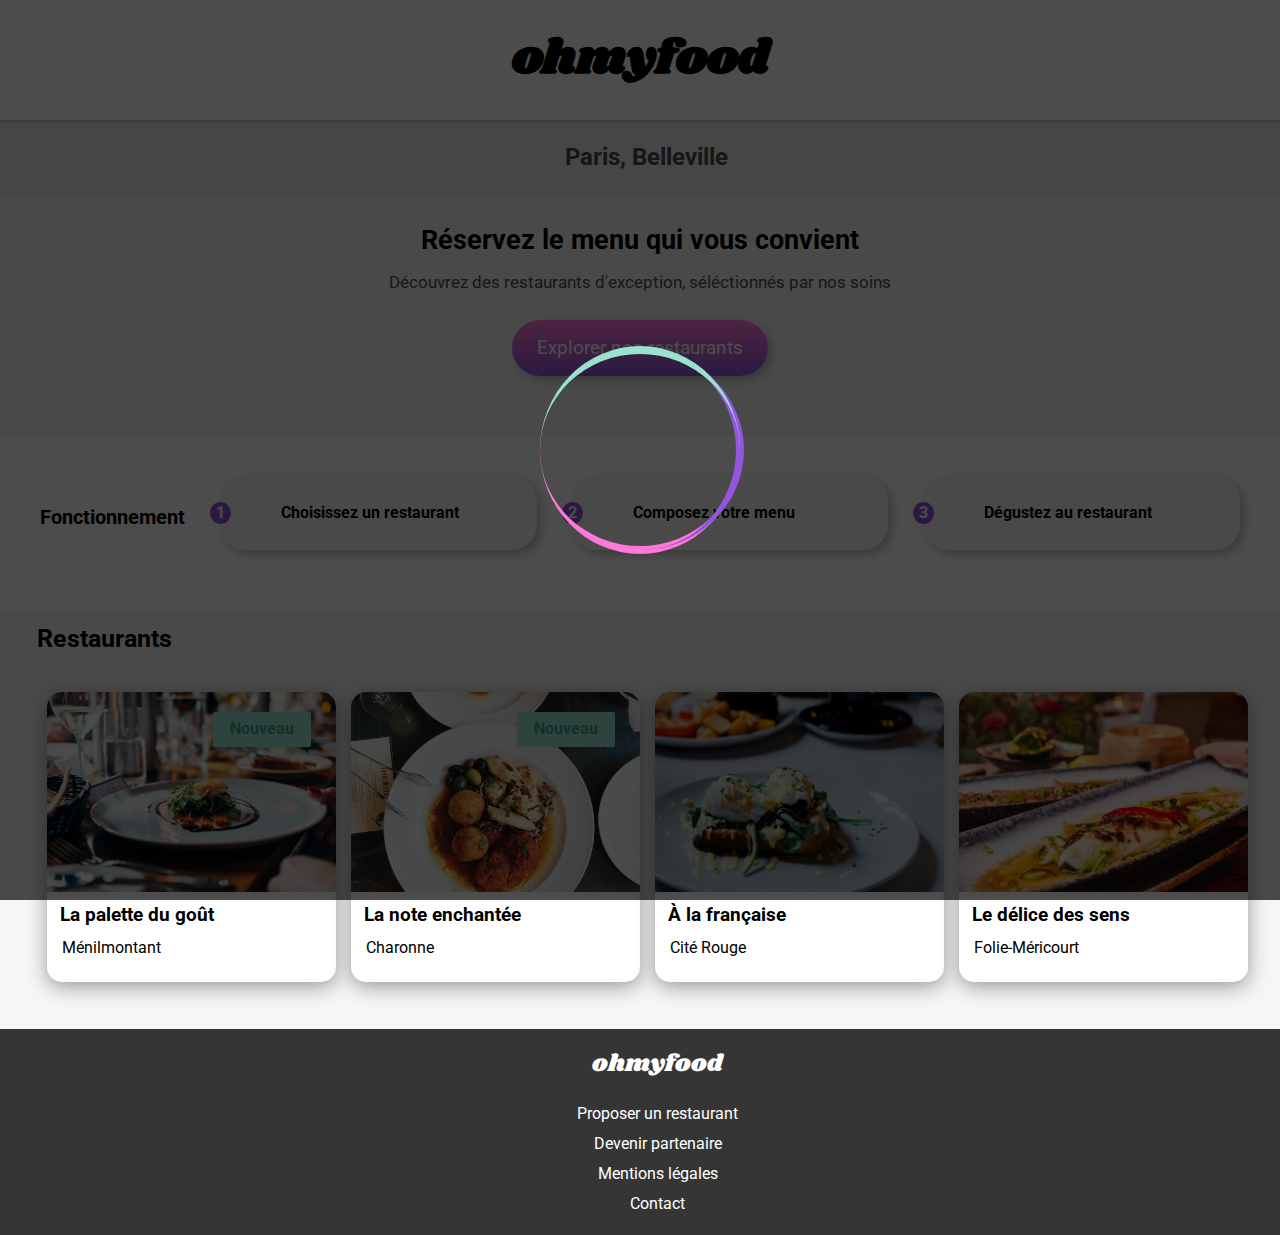
<file: Index.html>
<!DOCTYPE html>
<html lang="fr">
<head>
    <meta charset="UTF-8">
    <meta http-equiv="X-UA-Compatible" content="IE=edge">
    <meta name="viewport" content="width=device-width, initial-scale=1.0">
    <link rel="stylesheet" href="https://cdnjs.cloudflare.com/ajax/libs/font-awesome/5.10.2/css/all.min.css" integrity="sha512-u7ppO4TLg4v6EY8yQ6T6d66inT0daGyTodAi6ycbw9+/AU8KMLAF7Z7YGKPMRA96v7t+c7O1s6YCTGkok6p9ZA==" crossorigin="anonymous" referrerpolicy="no-referrer" />
    <title>ohmyfood</title>
    <link rel="stylesheet" href="normalize.css">
    <link rel="stylesheet" href="style.css">
    <link rel="stylesheet" href="media-index.css">  
</head>
<body>
    <div class="loader">
        <div class="circle"></div>
        <div class="circle"></div>
        <div class="circle"></div>
    </div>    
    <header>
        <h1>ohmyfood</h1>
        <div class="headerFirstBlock">
            <i class="fa fa-map-marker-alt" aria-hidden="true"></i>
            <p>Paris, Belleville</p>
         </div>
         <div class="HeaderSecondBlock">
            <h3>Réservez le menu qui vous convient
        </h3>
        <p>Découvrez des restaurants d'exception, séléctionnés par nos soins</p>
        <button>Explorer nos restaurants</button>
    </div>
    </header>
    <section class="functioning">
        <h3>Fonctionnement</h3>
        <div>
            <p class="number">1</p>
            <i class="fa fa-mobile-alt" aria-hidden="true"></i>
            <p>Choisissez un restaurant</p>
         </div>
        <div>
            <p class="number">2</p>
            <i class="fa fa-list-ul" aria-hidden="true"></i>
            <p>Composez votre menu</p>
         </div>
        <div>
            <p class="number">3</p>
            <i class="fas fa-store" aria-hidden="true"></i>
            <p>Dégustez au restaurant</p>
        </div>
    </section>
    <main>
        <section class="restaurants">
            <h3 class="titleRestaurants">Restaurants</h3>
            <article class="card">
                <div class="new">Nouveau</div>
                <div class="card-image">
                    <a href="page2.html"><img src="images/jay-wennington-N_Y88TWmGwA-unsplash.jpg" alt="La palette du goût,restaurant"></a>
                </div>
                <div class="card-body">
                    <div class="card-title">
                        <h3>La palette du goût</h3>
                    </div>
                <div class="card-text">
                    <p>Ménilmontant</p>
                </div>
                <div class="card-icon">
                    <input type="checkbox">
                    <i class="fas fa-heart" aria-hidden="true"></i>
                    <i class="far fa-heart" aria-hidden="true"></i>
                </div>
                </div>
            </article>
            <article class="card">
                <div class="new">Nouveau</div>
                <div class="card-image">
                    <a href="page3.html"><img src="images/stil-u2Lp8tXIcjw-unsplash.jpg" alt="La note enchantée,restaurant"></a>
                </div>
                <div class="card-body">
                    <div class="card-title">
                        <h3>La note enchantée</h3>
                    </div>
                <div class="card-text">
                    <p>Charonne</p>
                </div>
                <div class="card-icon">
                    <input type="checkbox">
                    <i class="fas fa-heart" aria-hidden="true"></i>
                    <i class="far fa-heart" aria-hidden="true"></i>
                </div>
                </div>
            </article>
            <article class="card">
                <div class="card-image">
                    <a href="page4.html"><img src="images/toa-heftiba-DQKerTsQwi0-unsplash.jpg" alt="À la française,restaurant"></a>
                </div>
                <div class="card-body">
                    <div class="card-title">
                        <h3>À la française</h3>
                    </div>
                <div class="card-text">
                    <p>Cité Rouge</p>
                </div>
                <div class="card-icon">
                    <input type="checkbox">
                    <i class="fas fa-heart" aria-hidden="true"></i>
                    <i class="far fa-heart" aria-hidden="true"></i>
                </div>
                </div>
            </article>
            <article class="card">
                <div class="card-image">
                    <a href="page5.html"><img src="images/louis-hansel-shotsoflouis-qNBGVyOCY8Q-unsplash.jpg" alt="Le délice des sens,restaurant"></a>
                </div>
                <div class="card-body">
                    <div class="card-title">
                        <h3>Le délice des sens</h3>
                    </div>
                <div class="card-text">
                    <p>Folie-Méricourt</p>
                </div>
                <div class="card-icon">
                    <input type="checkbox">
                    <i class="fas fa-heart" aria-hidden="true"></i>
                    <i class="far fa-heart" aria-hidden="true"></i>
                </div>
                </div>
            </article>
        </section>
    </main>
    <footer>
        <div><h2 class="Logo">ohmyfood</h2>
        <ul>
            <li><a href="#"><i class="fas fa-utensils" aria-hidden="true"></i>
            Proposer un restaurant</a></li>
            <li><a href="#"><i class="fas fa-hands-helping" aria-hidden="true"></i>
            Devenir partenaire</a></li>
            <li><a href="#">Mentions légales</a></li> 
            <li><a href="mailto:ohmyfood.fr">Contact</a></li> 
        </ul></div>            
    </footer>
</body>
</html>
</file>
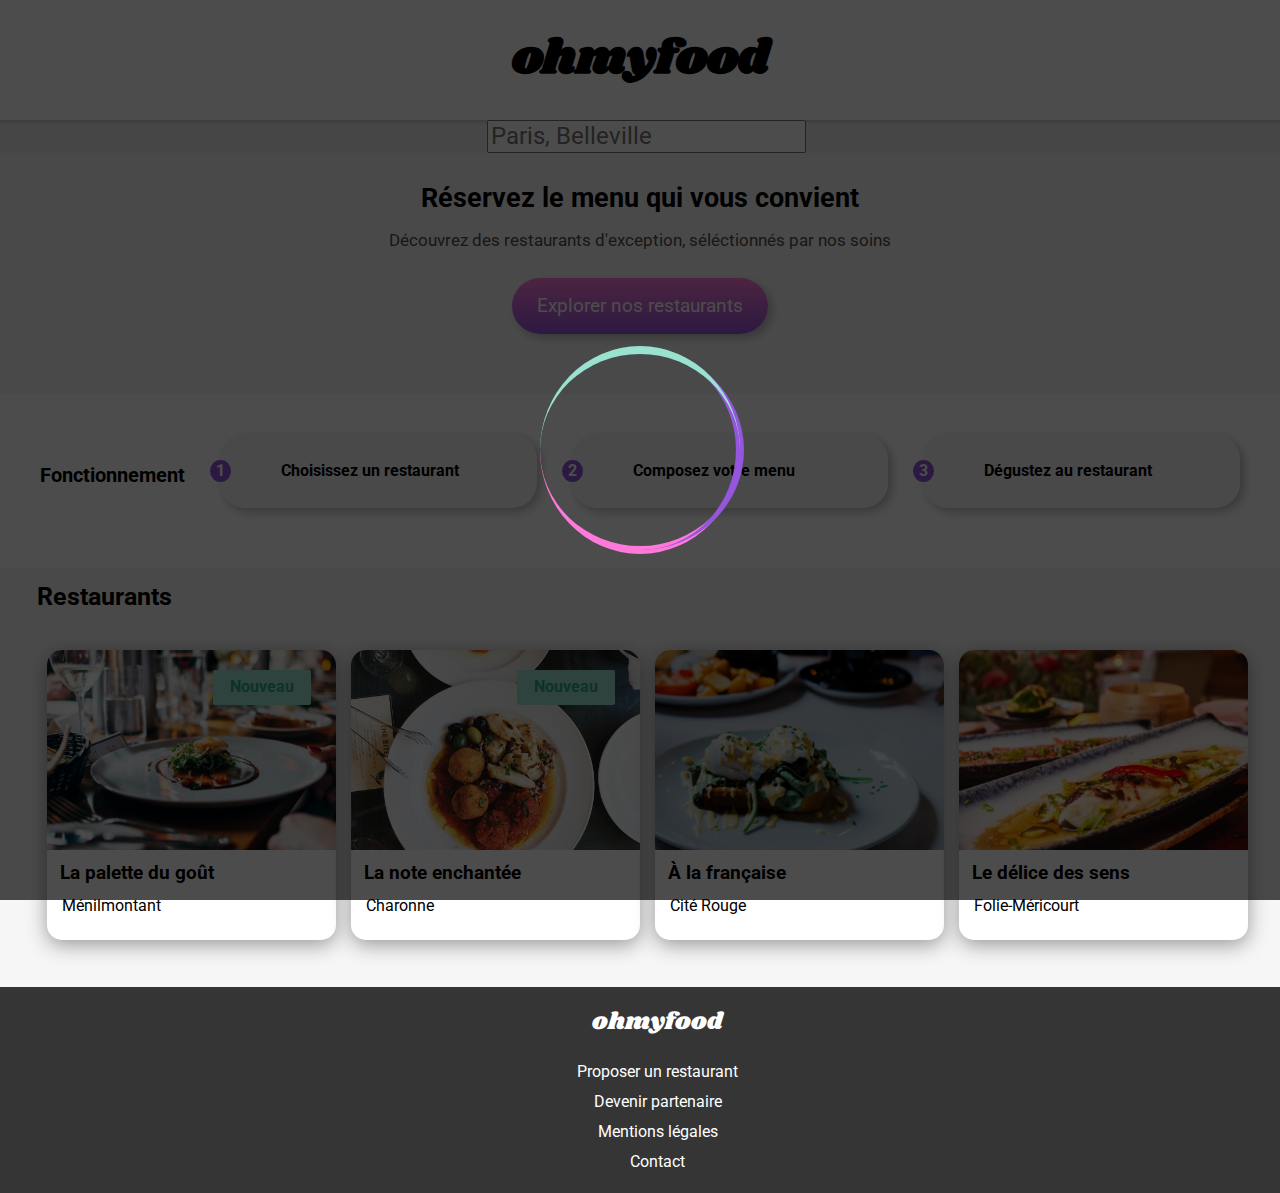
<file: index.html>
<!DOCTYPE html>
<html lang="fr">
<head>
    <meta charset="UTF-8">
    <meta http-equiv="X-UA-Compatible" content="IE=edge">
    <meta name="viewport" content="width=device-width, initial-scale=1.0">
    <link rel="stylesheet" href="https://cdnjs.cloudflare.com/ajax/libs/font-awesome/5.10.2/css/all.min.css" integrity="sha512-u7ppO4TLg4v6EY8yQ6T6d66inT0daGyTodAi6ycbw9+/AU8KMLAF7Z7YGKPMRA96v7t+c7O1s6YCTGkok6p9ZA==" crossorigin="anonymous" referrerpolicy="no-referrer" />
    <title>ohmyfood</title>
    <link rel="stylesheet" href="normalize.css">
    <link rel="stylesheet" href="style.css">
    <link rel="stylesheet" href="media-index.css">  
</head>
<body>
    <div class="loader">
        <div class="circle"></div>
        <div class="circle"></div>
        <div class="circle"></div>
    </div>    
    <header>
        <h1>ohmyfood</h1>
        <div class="headerFirstBlock">
            <i class="fa fa-map-marker-alt" aria-hidden="true"></i>
            <input type="text" placeholder="Paris, Belleville">
         </div>
         <div class="HeaderSecondBlock">
            <h3>Réservez le menu qui vous convient
        </h3>
        <p>Découvrez des restaurants d'exception, séléctionnés par nos soins</p>
        <button>Explorer nos restaurants</button>
    </div>
    </header>
    <section class="functioning">
        <h3>Fonctionnement</h3>
        <div>
            <p class="number">1</p>
            <i class="fa fa-mobile-alt" aria-hidden="true"></i>
            <p>Choisissez un restaurant</p>
         </div>
        <div>
            <p class="number">2</p>
            <i class="fa fa-list-ul" aria-hidden="true"></i>
            <p class="paddingP1">Composez votre menu</p>
         </div>
        <div>
            <p class="number">3</p>
            <i class="fas fa-store" aria-hidden="true"></i>
            <p class="paddingP2">Dégustez au restaurant</p>
        </div>
    </section>
    <main>
        <section class="restaurants">
            <h3 class="titleRestaurants">Restaurants</h3>
            <article class="card">
                <div class="new">Nouveau</div>
                <div class="card-image">
                    <a href="page2.html"><img src="images/jay-wennington-N_Y88TWmGwA-unsplash.jpg" alt="La palette du goût,restaurant"></a>
                </div>
                <div class="card-body">
                    <div class="card-title">
                        <h3>La palette du goût</h3>
                    </div>
                <div class="card-text">
                    <p>Ménilmontant</p>
                </div>
                <div class="card-icon">
                    <input type="checkbox">
                    <i class="fas fa-heart" aria-hidden="true"></i>
                    <i class="far fa-heart" aria-hidden="true"></i>
                </div>
                </div>
            </article>
            <article class="card">
                <div class="new">Nouveau</div>
                <div class="card-image">
                    <a href="page3.html"><img src="images/stil-u2Lp8tXIcjw-unsplash.jpg" alt="La note enchantée,restaurant"></a>
                </div>
                <div class="card-body">
                    <div class="card-title">
                        <h3>La note enchantée</h3>
                    </div>
                <div class="card-text">
                    <p>Charonne</p>
                </div>
                <div class="card-icon">
                    <input type="checkbox">
                    <i class="fas fa-heart" aria-hidden="true"></i>
                    <i class="far fa-heart" aria-hidden="true"></i>
                </div>
                </div>
            </article>
            <article class="card">
                <div class="card-image">
                    <a href="page4.html"><img src="images/toa-heftiba-DQKerTsQwi0-unsplash.jpg" alt="À la française,restaurant"></a>
                </div>
                <div class="card-body">
                    <div class="card-title">
                        <h3>À la française</h3>
                    </div>
                <div class="card-text">
                    <p>Cité Rouge</p>
                </div>
                <div class="card-icon">
                    <input type="checkbox">
                    <i class="fas fa-heart" aria-hidden="true"></i>
                    <i class="far fa-heart" aria-hidden="true"></i>
                </div>
                </div>
            </article>
            <article class="card">
                <div class="card-image">
                    <a href="page5.html"><img src="images/louis-hansel-shotsoflouis-qNBGVyOCY8Q-unsplash.jpg" alt="Le délice des sens,restaurant"></a>
                </div>
                <div class="card-body">
                    <div class="card-title">
                        <h3>Le délice des sens</h3>
                    </div>
                <div class="card-text">
                    <p>Folie-Méricourt</p>
                </div>
                <div class="card-icon">
                    <input type="checkbox">
                    <i class="fas fa-heart" aria-hidden="true"></i>
                    <i class="far fa-heart" aria-hidden="true"></i>
                </div>
                </div>
            </article>
        </section>
    </main>
    <footer>
        <div><h2 class="logo">ohmyfood</h2>
        <ul>
            <li><a href="#"><i class="fas fa-utensils" aria-hidden="true"></i>
            Proposer un restaurant</a></li>
            <li><a href="#"><i class="fas fa-hands-helping" aria-hidden="true"></i>
            Devenir partenaire</a></li>
            <li><a href="#">Mentions légales</a></li> 
            <li><a href="mailto:ohmyfood.fr">Contact</a></li> 
        </ul></div>            
    </footer>
</body>
</html>
</file>
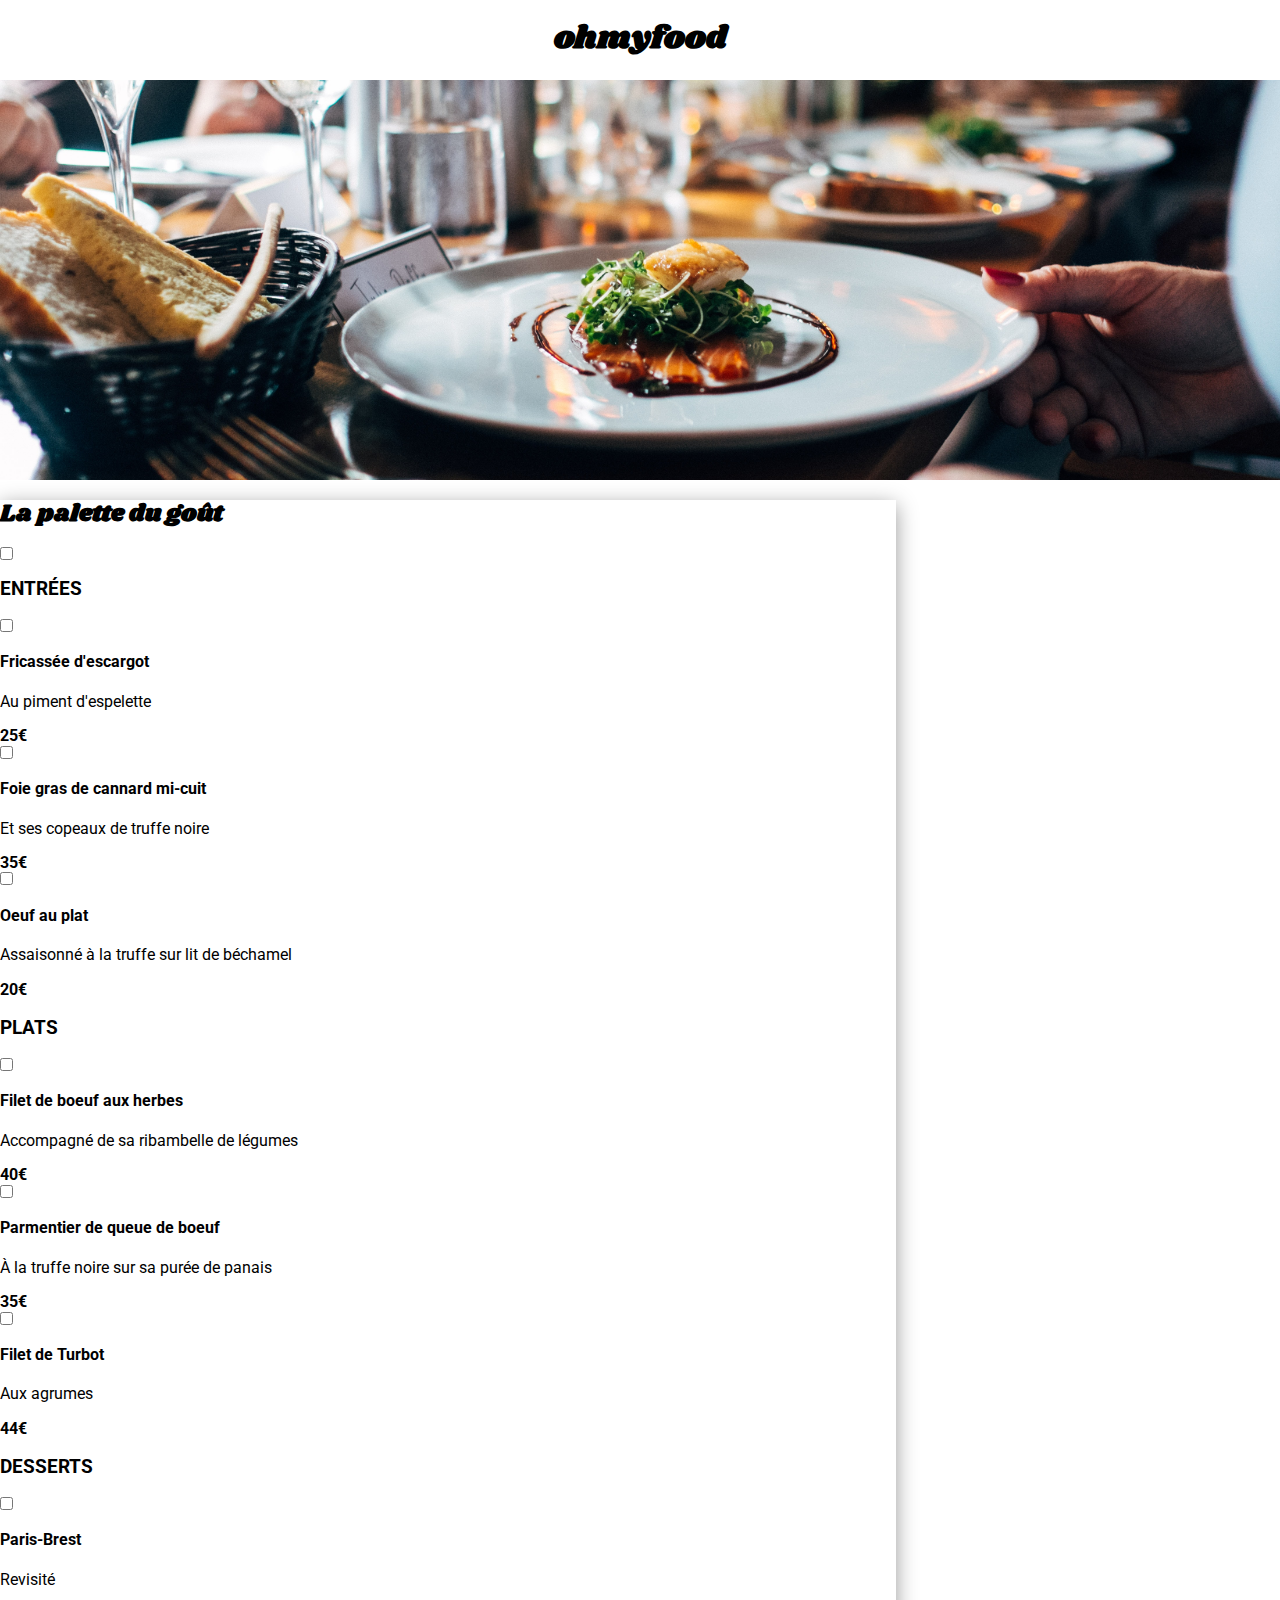
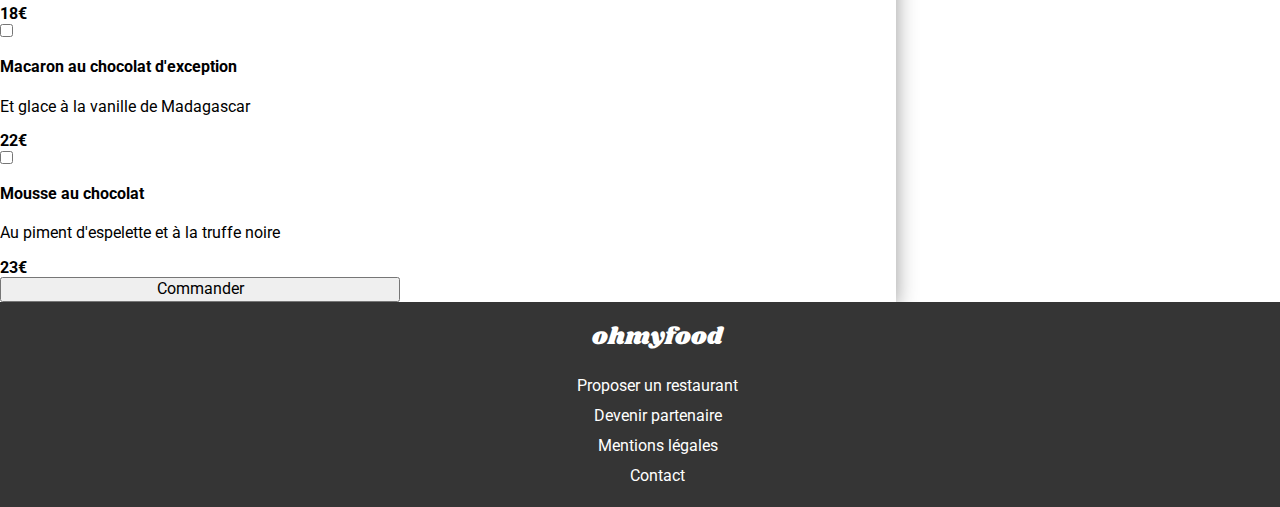
<file: page2.html>
<html lang="fr">
<head>
    <meta charset="UTF-8">
    <meta http-equiv="X-UA-Compatible" content="IE=edge">
    <meta name="viewport" content="width=device-width, initial-scale=1.0">
    <link rel="stylesheet" href="https://cdnjs.cloudflare.com/ajax/libs/font-awesome/5.10.2/css/all.min.css" integrity="sha512-u7ppO4TLg4v6EY8yQ6T6d66inT0daGyTodAi6ycbw9+/AU8KMLAF7Z7YGKPMRA96v7t+c7O1s6YCTGkok6p9ZA==" crossorigin="anonymous" referrerpolicy="no-referrer" />
    <title>La palette du goût</title>
    <link rel="stylesheet" href="normalize.css">
    <link rel="stylesheet" href="style.css">
    <link rel="stylesheet" href="pages.css">
    <link rel="stylesheet" href="media-pages.css"> 
</head>
<body>
    <header>
        <div class="titleAndIcon">
            <a href="Index.html">  
                <i class="fas fa-arrow-left"></i>
            </a>
            <h1>ohmyfood</h1>
        </div>
        <img class="image2" src="images/jay-wennington-N_Y88TWmGwA-unsplash.jpg" alt="La palette du goût,restaurant">
    </header>
    <main>
        <div class="boxTitle"><h2>La palette du goût</h2>
            <div class="card-icon">
                <input type="checkbox">
                <i class="fas fa-heart" aria-hidden="true"></i>
                <i class="far fa-heart" aria-hidden="true"></i>
            </div>
        </div>
        <section class="entries">
            <h3>ENTRÉES</h3>
            <div class="description description0" id="timeAppear-1">
                <input type="checkbox">
                <div class="card-text">
                    <h4 class="card-titleMenu">Fricassée d'escargot</h4>
                    <p class="card-text">Au piment d'espelette</p>
                </div>
                    <div class="card-price"><strong>25€</strong></div>
                    <div class="icon">
                        <i class="fas fa-check-circle"></i>
                    </div>
                </div>  
            <div class="description description1" id="timeAppear-2">
                <input type="checkbox">
                <div class="card-text">
                    <h4 class="card-titleMenu">Foie gras de cannard mi-cuit</h4>
                    <p class="card-text">Et ses copeaux de truffe noire</p>
                </div>
                    <div class="card-price"><strong>35€</strong></div>
                    <div class="icon">
                        <i class="fas fa-check-circle"></i>
                    </div>
                </div>
            <div class="description description2" id="timeAppear-3">
                <input type="checkbox">
                <div class="card-text">
                    <h4 class="card-titleMenu">Oeuf au plat</h4>
                    <p class="card-text">Assaisonné à la truffe sur lit de béchamel</p>
                </div>
                    <div class="card-price"><strong>20€</strong></div>
                    <div class="icon">
                        <i class="fas fa-check-circle"></i>
                    </div>
                </div>
        </section>
        <section class="dishes">
            <h3>PLATS</h3>
            <div class="description description3" id="timeAppear-4">
                <input type="checkbox">
                <div class="card-text">
                    <h4 class="card-titleMenu">Filet de boeuf aux herbes</h4>
                    <p class="card-text">Accompagné de sa ribambelle de légumes</p>
                </div>
                    <div class="card-price"><strong>40€</strong></div>
                    <div class="icon">
                        <i class="fas fa-check-circle"></i>
                    </div>
                </div>   
            <div class="description description4" id="timeAppear-5">
                <input type="checkbox">
                <div class="card-text">
                    <h4 class="card-titleMenu">Parmentier de queue de boeuf</h4>
                    <p class="card-text">À la truffe noire sur sa purée de panais</p>
                </div>
                    <div class="card-price"><strong>35€</strong></div>
                    <div class="icon">
                        <i class="fas fa-check-circle"></i>
                    </div>
                </div> 
            <div class="description description5" id="timeAppear-6">
                <input type="checkbox">
                <div class="card-text">
                    <h4 class="card-titleMenu">Filet de Turbot</h4>
                    <p class="card-text">Aux agrumes</p>
                </div>
                    <div class="card-price"><strong>44€</strong></div>
                    <div class="icon">
                        <i class="fas fa-check-circle"></i>
                    </div>
                </div>
        </section>
        <section class="desserts">
            <h3>DESSERTS</h3>
            <div class="description description6" id="timeAppear-7">
                <input type="checkbox">
                <div class="card-text">
                    <h4 class="card-titleMenu">Paris-Brest</h4>
                    <p class="card-text">Revisité</p>
                </div>
                    <div class="card-price"><strong>18€</strong></div>
                    <div class="icon">
                        <i class="fas fa-check-circle"></i>
                    </div>
                </div>
            <div class="description description7" id="timeAppear-8"> 
                <input type="checkbox">
                <div class="card-text">
                    <h4 class="card-titleMenu">Macaron au chocolat d'exception</h4>
                    <p class="card-text">Et glace à la vanille de Madagascar</p>
                </div>
                    <div class="card-price"><strong>22€</strong></div>
                    <div class="icon">
                        <i class="fas fa-check-circle"></i>
                    </div>
                </div>
            <div class="description description8" id="timeAppear-9">
                <input type="checkbox">
            <div class="card-text">
                <h4 class="card-titleMenu">Mousse au chocolat</h4>
                <p class="card-text">Au piment d'espelette et à la truffe noire</p>
            </div>
                <div class="card-price"><strong>23€</strong></div>
                <div class="icon">
                    <i class="fas fa-check-circle"></i>
                </div>
            </div>
        </section>
        <button>Commander</button>
    </main>
    <footer>
        <div><h2 class="Logo">ohmyfood</h2>
        <ul>
            <li><a href="#"><i class="fas fa-utensils" aria-hidden="true"></i>
            Proposer un restaurant</a></li>
            <li><a href="#"><i class="fas fa-hands-helping" aria-hidden="true"></i>
            Devenir partenaire</a></li>
            <li><a href="#">Mentions légales</a></li> 
            <li><a href="mailto:ohmyfood.fr">Contact</a></li> 
        </ul></div>            
    </footer>
</body>
</html>
</file>
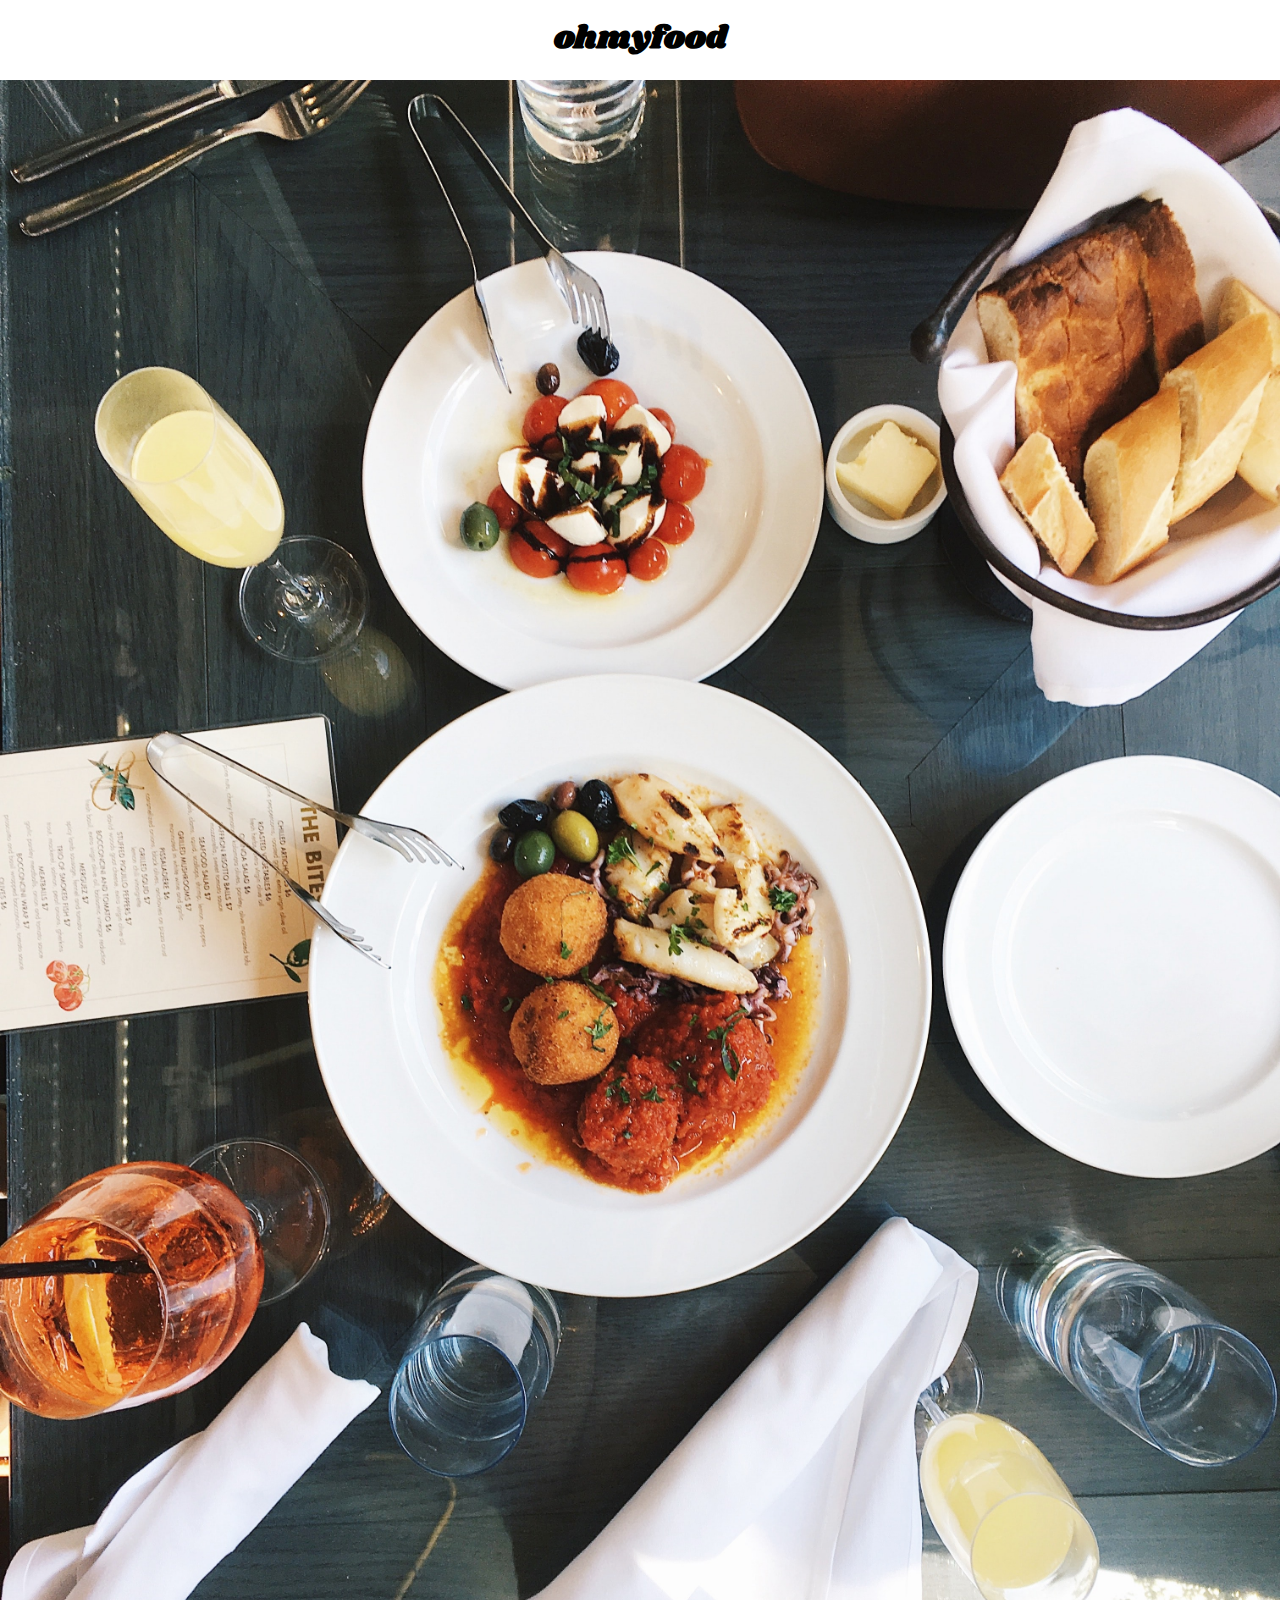
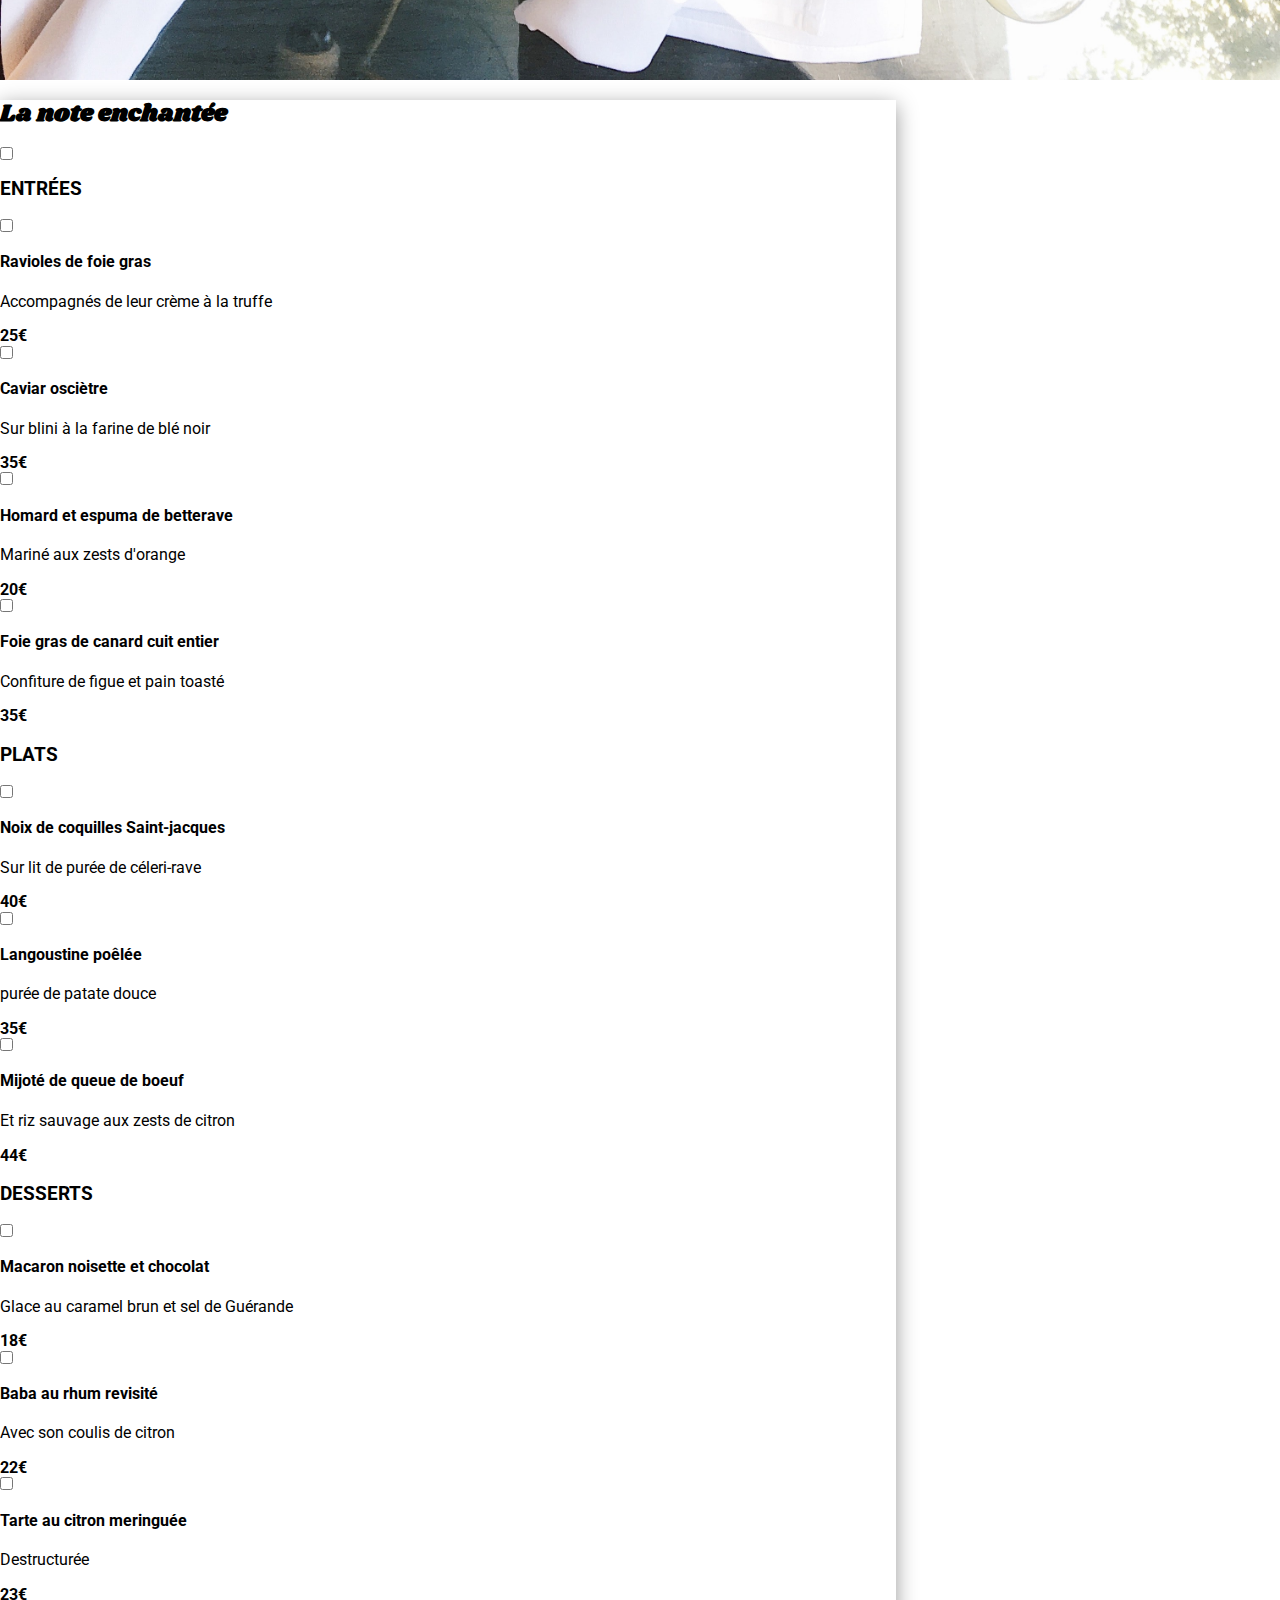
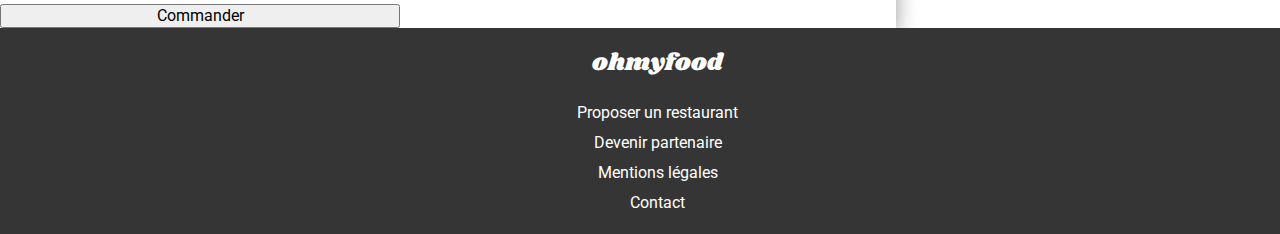
<file: page3.html>
<html lang="fr">
<head>
    <meta charset="UTF-8">
    <meta http-equiv="X-UA-Compatible" content="IE=edge">
    <meta name="viewport" content="width=device-width, initial-scale=1.0">
    <link rel="stylesheet" href="https://cdnjs.cloudflare.com/ajax/libs/font-awesome/5.10.2/css/all.min.css" integrity="sha512-u7ppO4TLg4v6EY8yQ6T6d66inT0daGyTodAi6ycbw9+/AU8KMLAF7Z7YGKPMRA96v7t+c7O1s6YCTGkok6p9ZA==" crossorigin="anonymous" referrerpolicy="no-referrer" />
    <title>La note enchantée</title>
    <link rel="stylesheet" href="normalize.css">
    <link rel="stylesheet" href="style.css">
    <link rel="stylesheet" href="pages.css">
    <link rel="stylesheet" href="media-pages.css">
</head>
<body>
    <header>
        <div class="titleAndIcon">
            <a href="Index.html">  
                <i class="fas fa-arrow-left"></i>
            </a>
            <h1>ohmyfood</h1>
        </div>
        <img class="imageNote" src="images/stil-u2Lp8tXIcjw-unsplash.jpg" alt="La note enchantée">
    </header>
    <main>
        <div class="boxTitle"><h2>La note enchantée</h2>
            <div class="card-icon">
                <input type="checkbox">
                <i class="fas fa-heart" aria-hidden="true"></i>
                <i class="far fa-heart" aria-hidden="true"></i>
            </div>
        </div>
        <section class="entries">
            <h3>ENTRÉES</h3>
            <div class="description description0">
                <input type="checkbox">
                <div class="card-text">
                    <h4 class="card-titleMenu">Ravioles de foie gras</h4>
                    <p class="card-text">Accompagnés de leur crème à la truffe</p>
                </div>
                    <div class="card-price"><strong>25€</strong></div>
                    <div class="icon">
                        <i class="fas fa-check-circle"></i>
                    </div>
                </div>
            <div class="description description1">
                <input type="checkbox">
                <div class="card-text">
                    <h4 class="card-titleMenu">Caviar osciètre</h4>
                    <p class="card-text">Sur blini à la farine de blé noir</p>
                </div>
                    <div class="card-price"><strong>35€</strong></div>
                    <div class="icon">
                        <i class="fas fa-check-circle"></i>
                    </div>
                </div>
            <div class="description description2">
                <input type="checkbox">
                <div class="card-text">
                    <h4 class="card-titleMenu">Homard et espuma de betterave</h4>
                    <p class="card-text">Mariné aux zests d'orange</p>
                </div>
                    <div class="card-price"><strong>20€</strong></div>
                    <div class="icon">
                        <i class="fas fa-check-circle"></i>
                    </div>
                </div>
                <div class="description description3">
                    <input type="checkbox">
                    <div class="card-text">
                        <h4 class="card-titleMenu">Foie gras de canard cuit entier</h4>
                        <p class="card-text">Confiture de figue et pain toasté</p>
                    </div>
                        <div class="card-price"><strong>35€</strong></div>
                        <div class="icon">
                            <i class="fas fa-check-circle"></i>
                        </div>
                    </div>
        </section>
        <section class="dishes">
            <h3>PLATS</h3>
            <div class="description description4">
                <input type="checkbox">
                <div class="card-text">
                    <h4 class="card-titleMenu">Noix de coquilles Saint-jacques</h4>
                    <p class="card-text">Sur lit de purée de céleri-rave</p>
                </div>
                    <div class="card-price"><strong>40€</strong></div>
                    <div class="icon">
                        <i class="fas fa-check-circle"></i>
                    </div>
                </div>
            <div class="description description5">
                <input type="checkbox">
                <div class="card-text">
                    <h4 class="card-titleMenu">Langoustine poêlée</h4>
                    <p class="card-text">purée de patate douce</p>
                </div>
                    <div class="card-price"><strong>35€</strong></div>
                    <div class="icon">
                        <i class="fas fa-check-circle"></i>
                    </div>
                </div>
            <div class="description description6">
                <input type="checkbox">
                <div class="card-text">
                    <h4 class="card-titleMenu">Mijoté de queue de boeuf</h4>
                    <p class="card-text">Et riz sauvage aux zests de citron</p>
                </div>
                    <div class="card-price"><strong>44€</strong></div>
                    <div class="icon">
                        <i class="fas fa-check-circle"></i>
                    </div>
                </div>
        </section>
        <section class="desserts">
            <h3>DESSERTS</h3>
            <div class="description description7">
                <input type="checkbox">
                <div class="card-text">
                    <h4 class="card-titleMenu">Macaron noisette et chocolat</h4>
                    <p class="card-text">Glace au caramel brun et sel de Guérande</p>
                </div>
                    <div class="card-price"><strong>18€</strong></div>
                    <div class="icon">
                        <i class="fas fa-check-circle"></i>
                    </div>
                </div>
            <div class="description description8"> 
                <input type="checkbox">
                <div class="card-text">
                    <h4 class="card-titleMenu">Baba au rhum revisité</h4>
                    <p class="card-text">Avec son coulis de citron</p>
                </div>
                    <div class="card-price"><strong>22€</strong></div>
                    <div class="icon">
                        <i class="fas fa-check-circle"></i>
                    </div>
                </div>
            <div class="description description9">
                <input type="checkbox">
            <div class="card-text">
                <h4 class="card-titleMenu">Tarte au citron meringuée</h4>
                <p class="card-text">Destructurée</p>
            </div>
                <div class="card-price"><strong>23€</strong></div>
                <div class="icon">
                    <i class="fas fa-check-circle"></i>
                </div>
            </div>
        </section>
        <button>Commander</button>
    </main>
    <footer>
        <div><h2 class="Logo">ohmyfood</h2>
        <ul>
            <li><a href="#"><i class="fas fa-utensils" aria-hidden="true"></i>
            Proposer un restaurant</a></li>
            <li><a href="#"><i class="fas fa-hands-helping" aria-hidden="true"></i>
            Devenir partenaire</a></li>
            <li><a href="#">Mentions légales</a></li> 
            <li><a href="mailto:ohmyfood.fr">Contact</a></li> 
        </ul></div>            
    </footer>
</body>
</html>
</file>
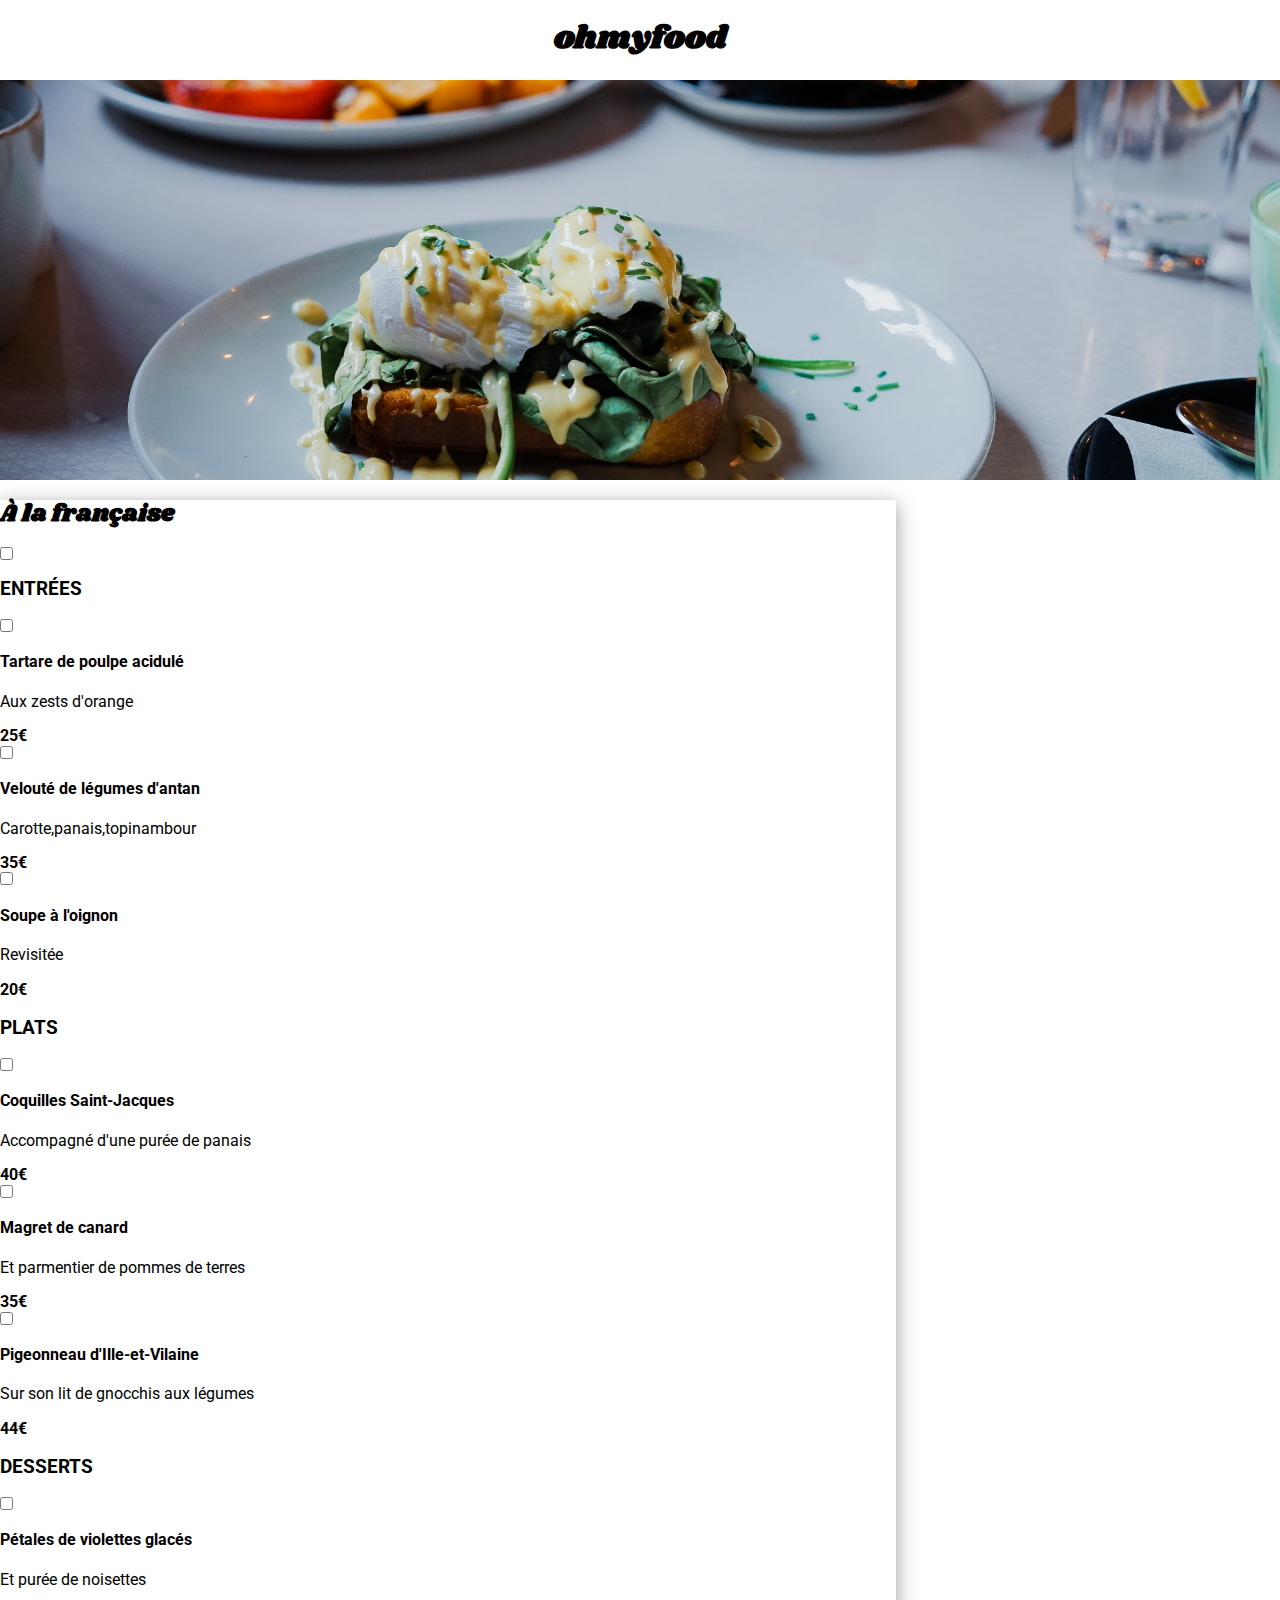
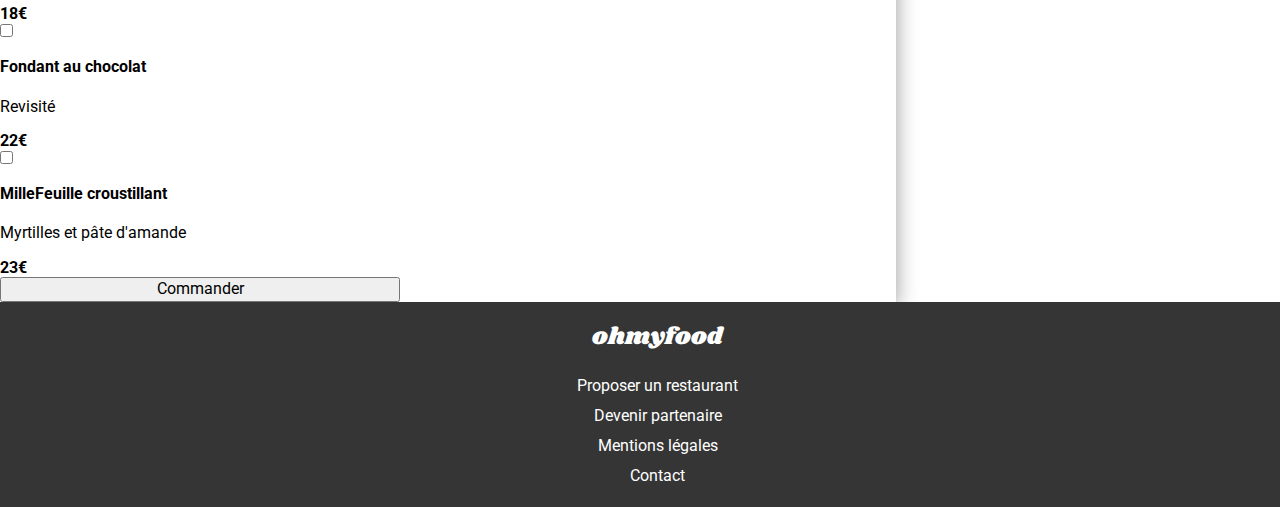
<file: page4.html>
<html lang="fr">
<head>
    <meta charset="UTF-8">
    <meta http-equiv="X-UA-Compatible" content="IE=edge">
    <meta name="viewport" content="width=device-width, initial-scale=1.0">
    <link rel="stylesheet" href="https://cdnjs.cloudflare.com/ajax/libs/font-awesome/5.10.2/css/all.min.css" integrity="sha512-u7ppO4TLg4v6EY8yQ6T6d66inT0daGyTodAi6ycbw9+/AU8KMLAF7Z7YGKPMRA96v7t+c7O1s6YCTGkok6p9ZA==" crossorigin="anonymous" referrerpolicy="no-referrer" />
    <title>À la française</title>
    <link rel="stylesheet" href="normalize.css">
    <link rel="stylesheet" href="style.css">
    <link rel="stylesheet" href="pages.css">
    <link rel="stylesheet" href="media-pages.css">
</head>
<body>
    <header>
        <div class="titleAndIcon">
            <a href="Index.html">  
                <i class="fas fa-arrow-left"></i>
            </a>
            <h1>ohmyfood</h1>
        </div>
        <img class="image4" src="images/toa-heftiba-DQKerTsQwi0-unsplash.jpg" alt="À la française">
    </header>
    <main>
        <div class="boxTitle"><h2>À la française</h2>
            <div class="card-icon">
                <input type="checkbox">
                <i class="fas fa-heart" aria-hidden="true"></i>
                <i class="far fa-heart" aria-hidden="true"></i>
            </div>
        </div>
        <section class="entries">
            <h3>ENTRÉES</h3>
            <div class="description description0">
                <input type="checkbox">
                <div class="card-text">
                    <h4 class="card-titleMenu">Tartare de poulpe acidulé</h4>
                    <p class="card-text">Aux zests d'orange</p>
                </div>
                    <div class="card-price"><strong>25€</strong></div>
                    <div class="icon">
                        <i class="fas fa-check-circle"></i>
                    </div>
                </div>
            <div class="description description1">
                <input type="checkbox">
                <div class="card-text">
                    <h4 class="card-titleMenu">Velouté de légumes d'antan</h4>
                    <p class="card-text">Carotte,panais,topinambour</p>
                </div>
                    <div class="card-price"><strong>35€</strong></div>
                    <div class="icon">
                        <i class="fas fa-check-circle"></i>
                    </div>
                </div>
            <div class="description description2">
                <input type="checkbox">
                <div class="card-text">
                    <h4 class="card-titleMenu">Soupe à l'oignon</h4>
                    <p class="card-text">Revisitée</p>
                </div>
                    <div class="card-price"><strong>20€</strong></div>
                    <div class="icon">
                        <i class="fas fa-check-circle"></i>
                    </div>
                </div>
        </section>
        <section class="dishes">
            <h3>PLATS</h3>
            <div class="description description3">
                <input type="checkbox">
                <div class="card-text">
                    <h4 class="card-titleMenu">Coquilles Saint-Jacques</h4>
                    <p class="card-text">Accompagné d'une purée de panais</p>
                </div>
                    <div class="card-price"><strong>40€</strong></div>
                    <div class="icon">
                        <i class="fas fa-check-circle"></i>
                    </div>
                </div>
            <div class="description description4">
                <input type="checkbox">
                <div class="card-text">
                    <h4 class="card-titleMenu">Magret de canard</h4>
                    <p class="card-text">Et parmentier de pommes de terres</p>
                </div>
                    <div class="card-price"><strong>35€</strong></div>
                    <div class="icon">
                        <i class="fas fa-check-circle"></i>
                    </div>
                </div>
            <div class="description description5">
                <input type="checkbox">
                <div class="card-text">
                    <h4 class="card-titleMenu">Pigeonneau d'Ille-et-Vilaine</h4>
                    <p class="card-text">Sur son lit de gnocchis aux légumes</p>
                </div>
                    <div class="card-price"><strong>44€</strong></div>
                    <div class="icon">
                        <i class="fas fa-check-circle"></i>
                    </div>
                </div>
        </section>
        <section class="desserts">
            <h3>DESSERTS</h3>
            <div class="description description6">
                <input type="checkbox">
                <div class="card-text">
                    <h4 class="card-titleMenu">Pétales de violettes glacés</h4>
                    <p class="card-text">Et purée de noisettes</p>
                </div>
                    <div class="card-price"><strong>18€</strong></div>
                    <div class="icon">
                        <i class="fas fa-check-circle"></i>
                    </div>
                </div>
            <div class="description description7"> 
                <input type="checkbox">
                <div class="card-text">
                    <h4 class="card-titleMenu">Fondant au chocolat</h4>
                    <p class="card-text">Revisité</p>
                </div>
                    <div class="card-price"><strong>22€</strong></div>
                    <div class="icon">
                        <i class="fas fa-check-circle"></i>
                    </div>
                </div>
            <div class="description description8">
                <input type="checkbox">
            <div class="card-text">
                <h4 class="card-titleMenu">MilleFeuille croustillant</h4>
                <p class="card-text">Myrtilles et pâte d'amande</p>
            </div>
                <div class="card-price"><strong>23€</strong></div>
                <div class="icon">
                    <i class="fas fa-check-circle"></i>
                </div>
            </div>
        </section>
        <button>Commander</button>
    </main>
    <footer>
        <div><h2 class="Logo">ohmyfood</h2>
        <ul>
            <li><a href="#"><i class="fas fa-utensils" aria-hidden="true"></i>
            Proposer un restaurant</a></li>
            <li><a href="#"><i class="fas fa-hands-helping" aria-hidden="true"></i>
            Devenir partenaire</a></li>
            <li><a href="#">Mentions légales</a></li> 
            <li><a href="mailto:ohmyfood.fr">Contact</a></li> 
        </ul></div>            
    </footer>
</body>
</html>
</file>
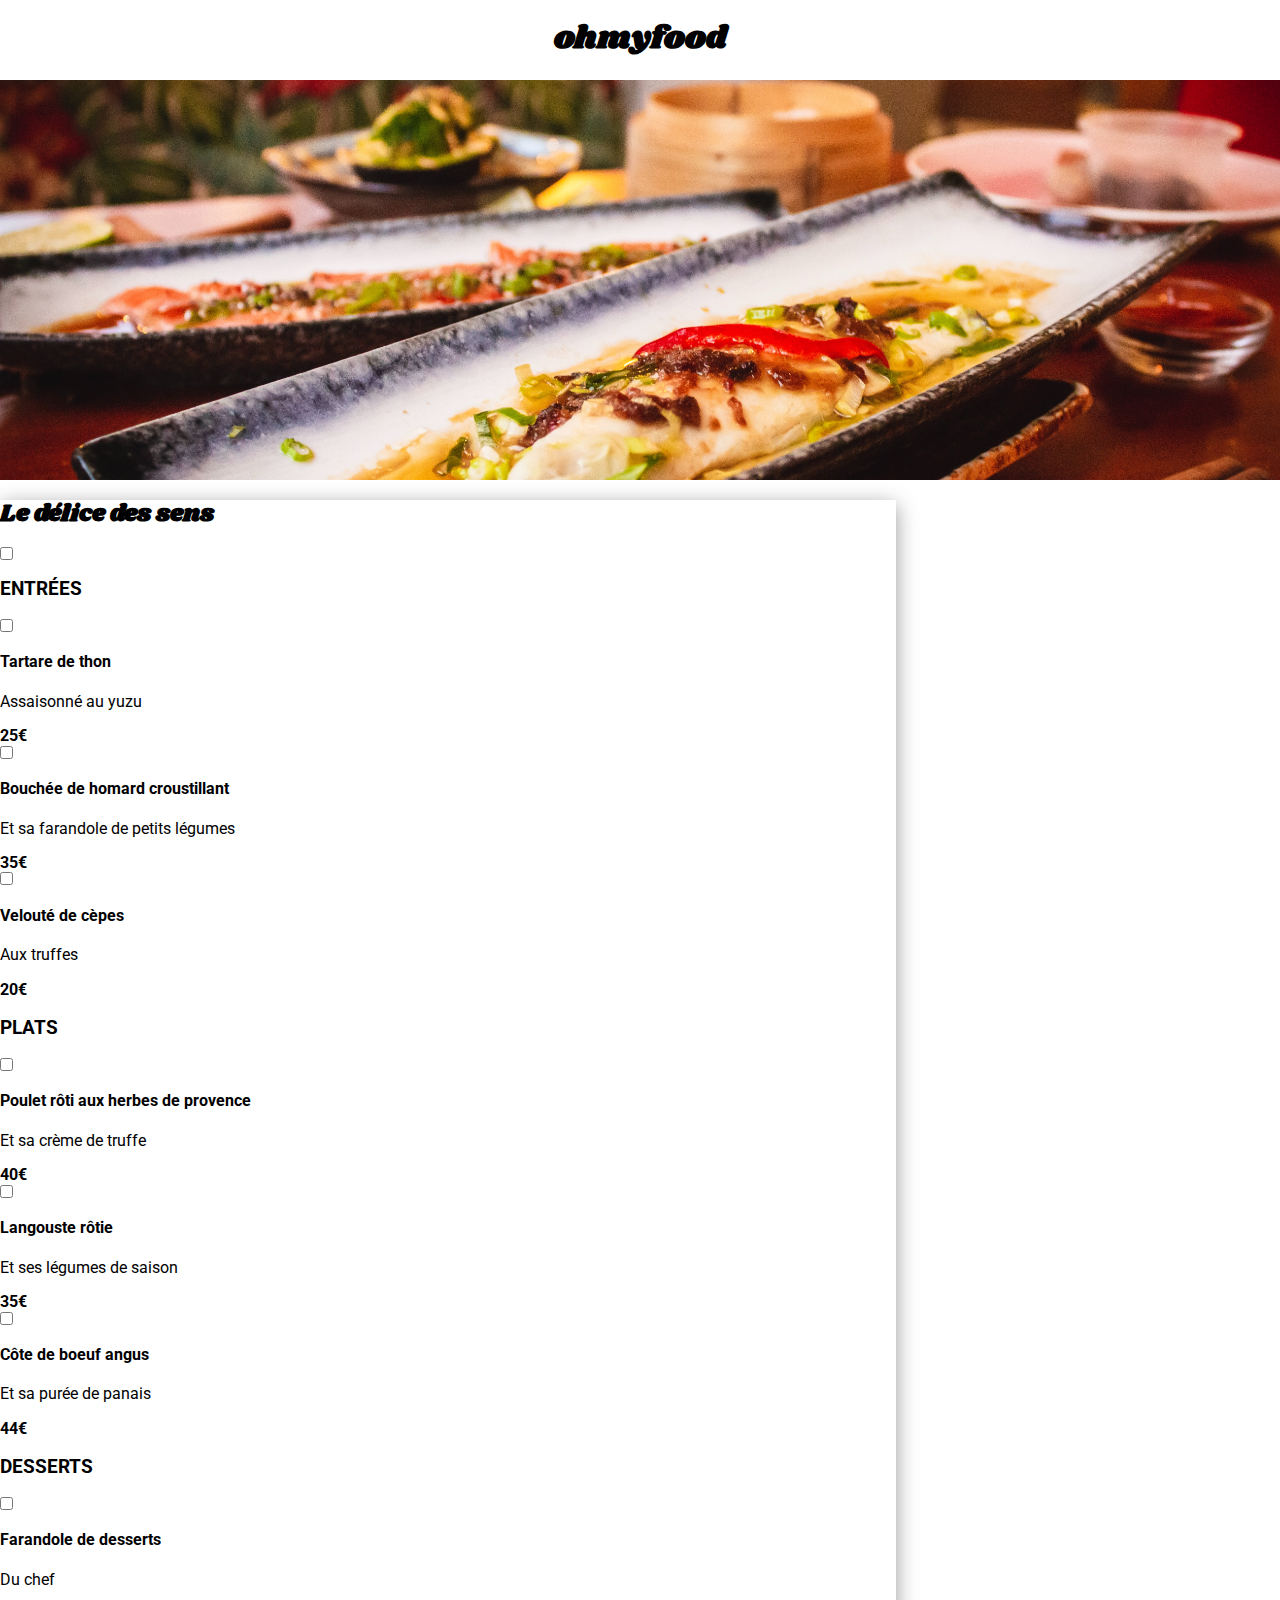
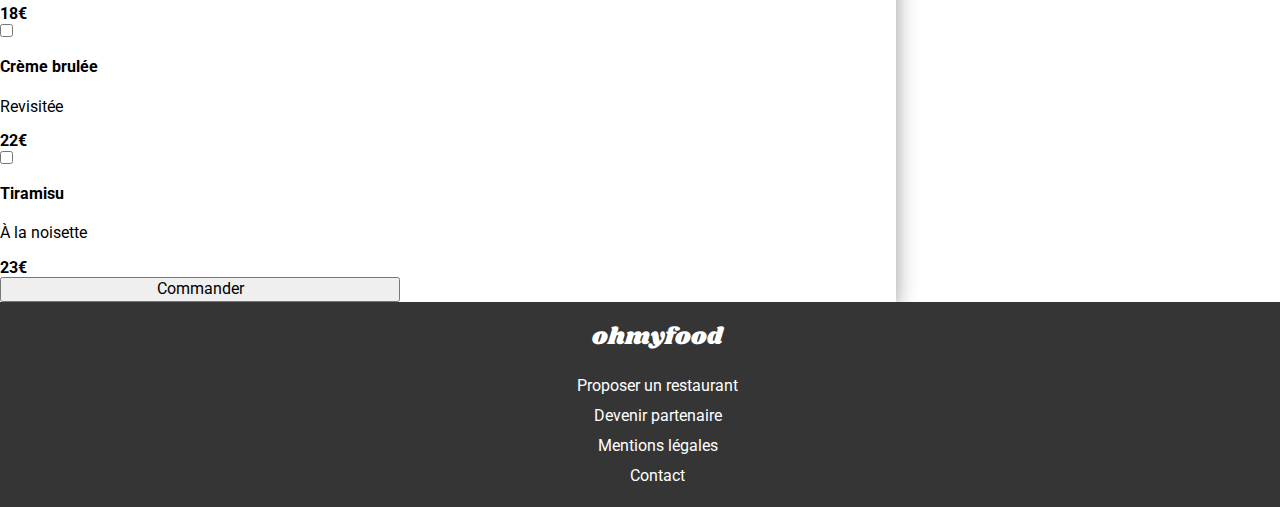
<file: page5.html>
<html lang="fr">
<head>
    <meta charset="UTF-8">
    <meta http-equiv="X-UA-Compatible" content="IE=edge">
    <meta name="viewport" content="width=device-width, initial-scale=1.0">
    <link rel="stylesheet" href="https://cdnjs.cloudflare.com/ajax/libs/font-awesome/5.10.2/css/all.min.css" integrity="sha512-u7ppO4TLg4v6EY8yQ6T6d66inT0daGyTodAi6ycbw9+/AU8KMLAF7Z7YGKPMRA96v7t+c7O1s6YCTGkok6p9ZA==" crossorigin="anonymous" referrerpolicy="no-referrer" />
    <title>Le délice des sens</title>
    <link rel="stylesheet" href="normalize.css">
    <link rel="stylesheet" href="style.css">
    <link rel="stylesheet" href="pages.css">
    <link rel="stylesheet" href="media-pages.css">
</head>
<body>
    <header>
        <div class="titleAndIcon">
        <a href="Index.html">  
        <i class="fas fa-arrow-left"></i>
    </a> 
        <h1>ohmyfood</h1>
        </div>
        <img class="image5" src="images/louis-hansel-shotsoflouis-qNBGVyOCY8Q-unsplash.jpg" alt="Le délice des sens">
    </header>
    <main>
        <div class="boxTitle"><h2>Le délice des sens</h2>
            <div class="card-icon">
                <input type="checkbox">
                <i class="fas fa-heart" aria-hidden="true"></i>
                <i class="far fa-heart" aria-hidden="true"></i>
            </div>
        </div>
        <section class="entries">
            <h3>ENTRÉES</h3>
            <div class="description description0">
                <input type="checkbox">
                <div class="card-text">
                    <h4 class="card-titleMenu">Tartare de thon</h4>
                    <p class="card-text">Assaisonné au yuzu</p>
                </div>
                    <div class="card-price"><strong>25€</strong></div>
                    <div class="icon">
                        <i class="fas fa-check-circle"></i>
                    </div>
                </div> 
            <div class="description description1">
                <input type="checkbox">
                <div class="card-text">
                    <h4 class="card-titleMenu">Bouchée de homard croustillant</h4>
                    <p class="card-text">Et sa farandole de petits légumes</p>
                </div>
                    <div class="card-price"><strong>35€</strong></div>
                    <div class="icon">
                        <i class="fas fa-check-circle"></i>
                    </div>
                </div>
            <div class="description description2">
                <input type="checkbox">
                <div class="card-text">
                    <h4 class="card-titleMenu">Velouté de cèpes</h4>
                    <p class="card-text">Aux truffes</p>
                </div>
                    <div class="card-price"><strong>20€</strong></div>
                    <div class="icon">
                        <i class="fas fa-check-circle"></i>
                    </div>
                </div>
        </section>
        <section class="dishes">
            <h3>PLATS</h3>
            <div class="description description3">
                <input type="checkbox">
                <div class="card-text">
                    <h4 class="card-titleMenu">Poulet rôti aux herbes de provence</h4>
                    <p class="card-text">Et sa crème de truffe</p>
                </div>
                    <div class="card-price"><strong>40€</strong></div>
                    <div class="icon">
                        <i class="fas fa-check-circle"></i>
                    </div>
                </div>
            <div class="description description4">
                <input type="checkbox">
                <div class="card-text">
                    <h4 class="card-titleMenu">Langouste rôtie</h4>
                    <p class="card-text">Et ses légumes de saison</p>
                </div>
                    <div class="card-price"><strong>35€</strong></div>
                    <div class="icon">
                        <i class="fas fa-check-circle"></i>
                    </div>
                </div>
            <div class="description description5">
                <input type="checkbox">
                <div class="card-text">
                    <h4 class="card-titleMenu">Côte de boeuf angus</h4>
                    <p class="card-text">Et sa purée de panais</p>
                </div>
                    <div class="card-price"><strong>44€</strong></div>
                    <div class="icon">
                        <i class="fas fa-check-circle"></i>
                    </div>
                </div>
        </section>
        <section class="desserts">
            <h3>DESSERTS</h3>
            <div class="description description6">
                <input type="checkbox">
                <div class="card-text">
                    <h4 class="card-titleMenu">Farandole de desserts</h4>
                    <p class="card-text">Du chef</p>
                </div>
                    <div class="card-price"><strong>18€</strong></div>
                    <div class="icon">
                        <i class="fas fa-check-circle"></i>
                    </div>
                </div>
            <div class="description description7"> 
                <input type="checkbox">
                <div class="card-text">
                    <h4 class="card-titleMenu">Crème brulée</h4>
                    <p class="card-text">Revisitée</p>
                </div>
                    <div class="card-price"><strong>22€</strong></div>
                    <div class="icon">
                        <i class="fas fa-check-circle"></i>
                    </div>
                </div>
            <div class="description description8">
                <input type="checkbox">
            <div class="card-text">
                <h4 class="card-titleMenu">Tiramisu</h4>
                <p class="card-text">À la noisette</p>
            </div>
                <div class="card-price"><strong>23€</strong></div>
                <div class="icon">
                    <i class="fas fa-check-circle"></i>
                </div>
            </div>
        </section>
        <button>Commander</button>
    </main>
    <footer>
        <div><h2 class="Logo">ohmyfood</h2>
        <ul>
            <li><a href="#"><i class="fas fa-utensils" aria-hidden="true"></i>
            Proposer un restaurant</a></li>
            <li><a href="#"><i class="fas fa-hands-helping" aria-hidden="true"></i>
            Devenir partenaire</a></li>
            <li><a href="#">Mentions légales</a></li> 
            <li><a href="mailto:ohmyfood.fr">Contact</a></li> 
        </ul></div>            
    </footer>
</body>
</html>
</file>
<file: style.css>
@charset "UTF-8";
@import url("https://fonts.googleapis.com/css2?family=Roboto:wght@400&family=Shrikhand&display=swap");
.loader {
  position: fixed;
  height: 100%;
  width: 100%;
  display: flex;
  justify-content: center;
  align-items: center;
  animation: loader;
  animation-delay: 2s;
  animation-fill-mode: both;
  background-color: rgba(0, 0, 0, 0.7);
  z-index: 30;
}

.circle {
  width: 200px;
  height: 200px;
  border: 0px solid transparent;
  border-radius: 50%;
  position: absolute;
}

.circle:nth-child(1) {
  border-bottom-width: 8px;
  border-color: #FF79DA;
  animation: rotate1 2s linear infinite;
}

.circle:nth-child(2) {
  border-right-width: 8px;
  border-color: #9356DC;
  animation: rotate2 2s linear infinite;
}

.circle:nth-child(3) {
  border-top-width: 8px;
  border-color: #99E2D0;
  animation: rotate3 2s linear infinite;
}

@keyframes loader {
  100% {
    opacity: 0;
    z-index: -5;
  }
}
@keyframes rotate1 {
  0% {
    transform: rotateX(35deg) rotateY(-45deg) rotateZ(0deg);
  }
  100% {
    transform: rotateX(35deg) rotateY(-45deg) rotateZ(360deg);
  }
}
@keyframes rotate2 {
  0% {
    transform: rotateX(50deg) rotateY(10deg) rotateZ(0deg);
  }
  100% {
    transform: rotateX(50deg) rotateY(10deg) rotateZ(360deg);
  }
}
@keyframes rotate3 {
  0% {
    transform: rotateX(35deg) rotateY(55deg) rotateZ(0deg);
  }
  100% {
    transform: rotateX(35deg) rotateY(55deg) rotateZ(360deg);
  }
}
body {
  font-family: "Roboto";
}

h1, h2 {
  font-family: "Shrikhand";
}

ul {
  padding-left: 0;
}
ul li {
  list-style-type: none;
}

a {
  text-decoration: none;
  color: white;
}

.headerFirstBlock {
  display: flex;
  align-items: center;
  background-color: #eaeaea;
  justify-content: center;
  box-shadow: inset 0px 5px 5px -5px #a5a2a2;
  color: #4b4b4b;
  font-weight: bold;
}
.headerFirstBlock i {
  margin-right: 13px;
}

header {
  display: flex;
  flex-direction: column;
  text-align: center;
}

.HeaderSecondBlock {
  display: flex;
  flex-direction: column;
  align-items: center;
  background-color: #f6f6f6;
  padding: 30px 35px 60px 35px;
  /* haut | droit | bas | gauche */
}
.HeaderSecondBlock button {
  padding: 17px 25px 17px 25px;
  border-radius: 30px;
  background: linear-gradient(#FF79DA, #9356DC);
  color: white;
  border: none;
  box-shadow: 4px 4px 10px rgba(0, 0, 0, 0.25);
  font-size: 1.2rem;
  margin-top: 10px;
}
.HeaderSecondBlock button:hover {
  filter: brightness(1.1);
  box-shadow: 4px 4px 10px rgba(0, 0, 0, 0.45);
}
.HeaderSecondBlock h3 {
  font-size: 27px;
  margin-bottom: 0;
  margin-top: 0;
}
.HeaderSecondBlock p {
  font-size: 17px;
  color: #504e4e;
}

.functioning {
  display: flex;
  flex-direction: column;
  padding: 40px;
}
.functioning h3 {
  font-size: 20px;
  margin-bottom: 30px;
}
.functioning div {
  display: flex;
  align-items: center;
  background-color: #f6f6f6;
  margin-bottom: 20px;
  width: 100%;
  padding: 10px 0px 10px 0px;
  /* haut | droit | bas | gauche */
  border-radius: 25px;
  box-shadow: 4px 4px 10px rgba(0, 0, 0, 0.25);
  font-weight: bold;
}
.functioning div:hover {
  background-color: #f5edff;
}
.functioning div:hover i {
  color: #9356DC;
}
.functioning div i {
  padding: 0 10px 0 10px;
  margin-left: 15px;
  color: #4b4b4b;
}
.functioning div p {
  margin-left: 15px;
}
.functioning div .number {
  background-color: #9356DC;
  padding: 2px 6px 2px 6px;
  border-radius: 100%;
  color: white;
  text-align: center;
  margin-left: -10px;
}

.restaurants {
  background-color: #f6f6f6;
  padding: 2rem 2rem;
}
.restaurants .card {
  margin: 0px auto;
  background-color: white;
  box-shadow: 0px 5px 20px #999;
  border-radius: 15px;
  margin-bottom: 15px;
  overflow: hidden;
  position: relative;
}
.restaurants .card .new {
  position: absolute;
  right: 25px;
  top: 20px;
  z-index: 6;
  background-color: #99E2D0;
  color: #30a386;
  font-weight: bold;
  border-radius: 2px;
  padding: 8px 17px 8px 17px;
  /* haut | droit | bas | gauche */
}
.restaurants .card-image {
  height: 200px;
  position: relative;
  overflow: hidden;
}
.restaurants .card-image img {
  min-height: 100%;
  object-fit: cover;
  width: 100%;
  position: absolute;
  top: 50%;
  left: 50%;
  transform: translate(-50%, -50%);
}
.restaurants .card-body {
  display: flex;
  height: 90px;
  flex-direction: column;
  justify-content: center;
  align-content: space-between;
  align-items: flex-start;
  flex-wrap: wrap;
  box-sizing: border-box;
}
.restaurants .fas {
  overflow: hidden;
  position: absolute;
  opacity: 0;
  /** pour rendre visible le coeur seulement au click sur l'input **/
  margin-top: 0.7px;
  margin-left: 0.7px;
  transition: 0.6s;
  transform: scale(1.1);
  background: -webkit-gradient(linear, left top, left bottom, from(#9356DC), to(#FF79DA));
  /*ON DEFINI UN BACKGROUND*/
  background-clip: text;
  /*ON MET LE BACKGROUND SUR LE TEXTE*/
  -webkit-background-clip: text;
  /*ON MET LE BACKGROUND SUR LE TEXTE */
  -webkit-text-fill-color: transparent;
  /*POUR QUE LE BACKGROUND S'AFFICHE SUR LE TEXTE ON REND LE TEXTE TRANSPARENT**/
}
.restaurants .card-icon {
  padding: 5px;
  font-size: 1.6rem;
  margin-right: 15px;
  position: relative;
  /*QUAND LA CHECKBOX EST CHECK*/
  /*QUAND LA CHECKBOX EST CHECK*/
}
.restaurants .card-icon input {
  /** On ajoute l'input pour que l'animation du coeur reste en place apres un click **/
  position: absolute;
  /** on met l'input en position absolute pour le positionné sur le coeur **/
  width: 2rem;
  /** On ajoute une taille pour que l'input prenne tout le coeur **/
  height: 2rem;
  opacity: 0;
  /** on ajoute une opacity de 0 pour faire disparaître l'input visuellement **/
  cursor: pointer;
  z-index: 3;
  /** on ajoute un z-index de 3 pour que celui-ci soit positionner au dessus du coeur pour ne pas gêner le click **/
}
.restaurants .card-icon input:checked ~ .far {
  transition-duration: 0.5s;
  opacity: 0;
}
.restaurants .card-icon input:checked ~ .fas {
  transition-duration: 0.5s;
  opacity: 1;
}
.restaurants h3 {
  padding: 5px;
  margin: 0 0 0 8px;
  /* haut | droit | bas | gauche */
}
.restaurants p {
  padding: 7px;
  margin: 0 0 0 8px;
}
.restaurants .titleRestaurants {
  font-size: 25px;
  padding: 15px;
  margin: 0 0 10px -10px;
}

footer {
  display: flex;
  flex-direction: column;
  background-color: #353535;
  line-height: 30px;
}
footer h2 {
  color: white;
  font-weight: 500;
}
footer div {
  margin-left: 35px;
}

/*# sourceMappingURL=style.css.map */
</file>
<file: media-index.css>
@media screen and (min-width: 950px) {
  header {
    font-size: 1.5rem;
  }

  .functioning {
    flex-direction: row;
    align-items: center;
  }
  .functioning div {
    margin-left: 35px;
  }

  .restaurants {
    display: flex;
    align-items: center;
    position: relative;
  }
  .restaurants .card {
    width: 100%;
    margin-left: 15px;
    margin-top: 50px;
  }
  .restaurants .card img {
    width: 150%;
    object-fit: cover;
  }
  .restaurants .titleRestaurants {
    position: absolute;
    top: 0;
  }

  footer {
    text-align: center;
  }

  .card-icon .fas {
    z-index: 50;
    cursor: pointer;
  }
  .card-icon .fas:hover {
    opacity: 1;
  }
}

/*# sourceMappingURL=media-index.css.map */
</file>
<file: pages.css>
/*# sourceMappingURL=pages.css.map */
</file>
<file: media-pages.css>
@media screen and (min-width: 810px) {
  button {
    width: 400px;
  }

  footer {
    text-align: center;
  }

  main {
    width: 70%;
    left: 15%;
    box-shadow: 0px 5px 20px #999;
  }

  .image2 {
    height: 400px;
    object-fit: cover;
  }

  .image4 {
    height: 400px;
    object-fit: cover;
  }

  .image5 {
    height: 400px;
    object-fit: cover;
  }
}
@media screen and (min-width: 992px) {
  .description:hover .icon i {
    transform: rotate(360deg);
    transition-duration: 0.6s;
  }
  .description:hover .icon {
    margin-right: 0;
  }
}

/*# sourceMappingURL=media-pages.css.map */
</file>
